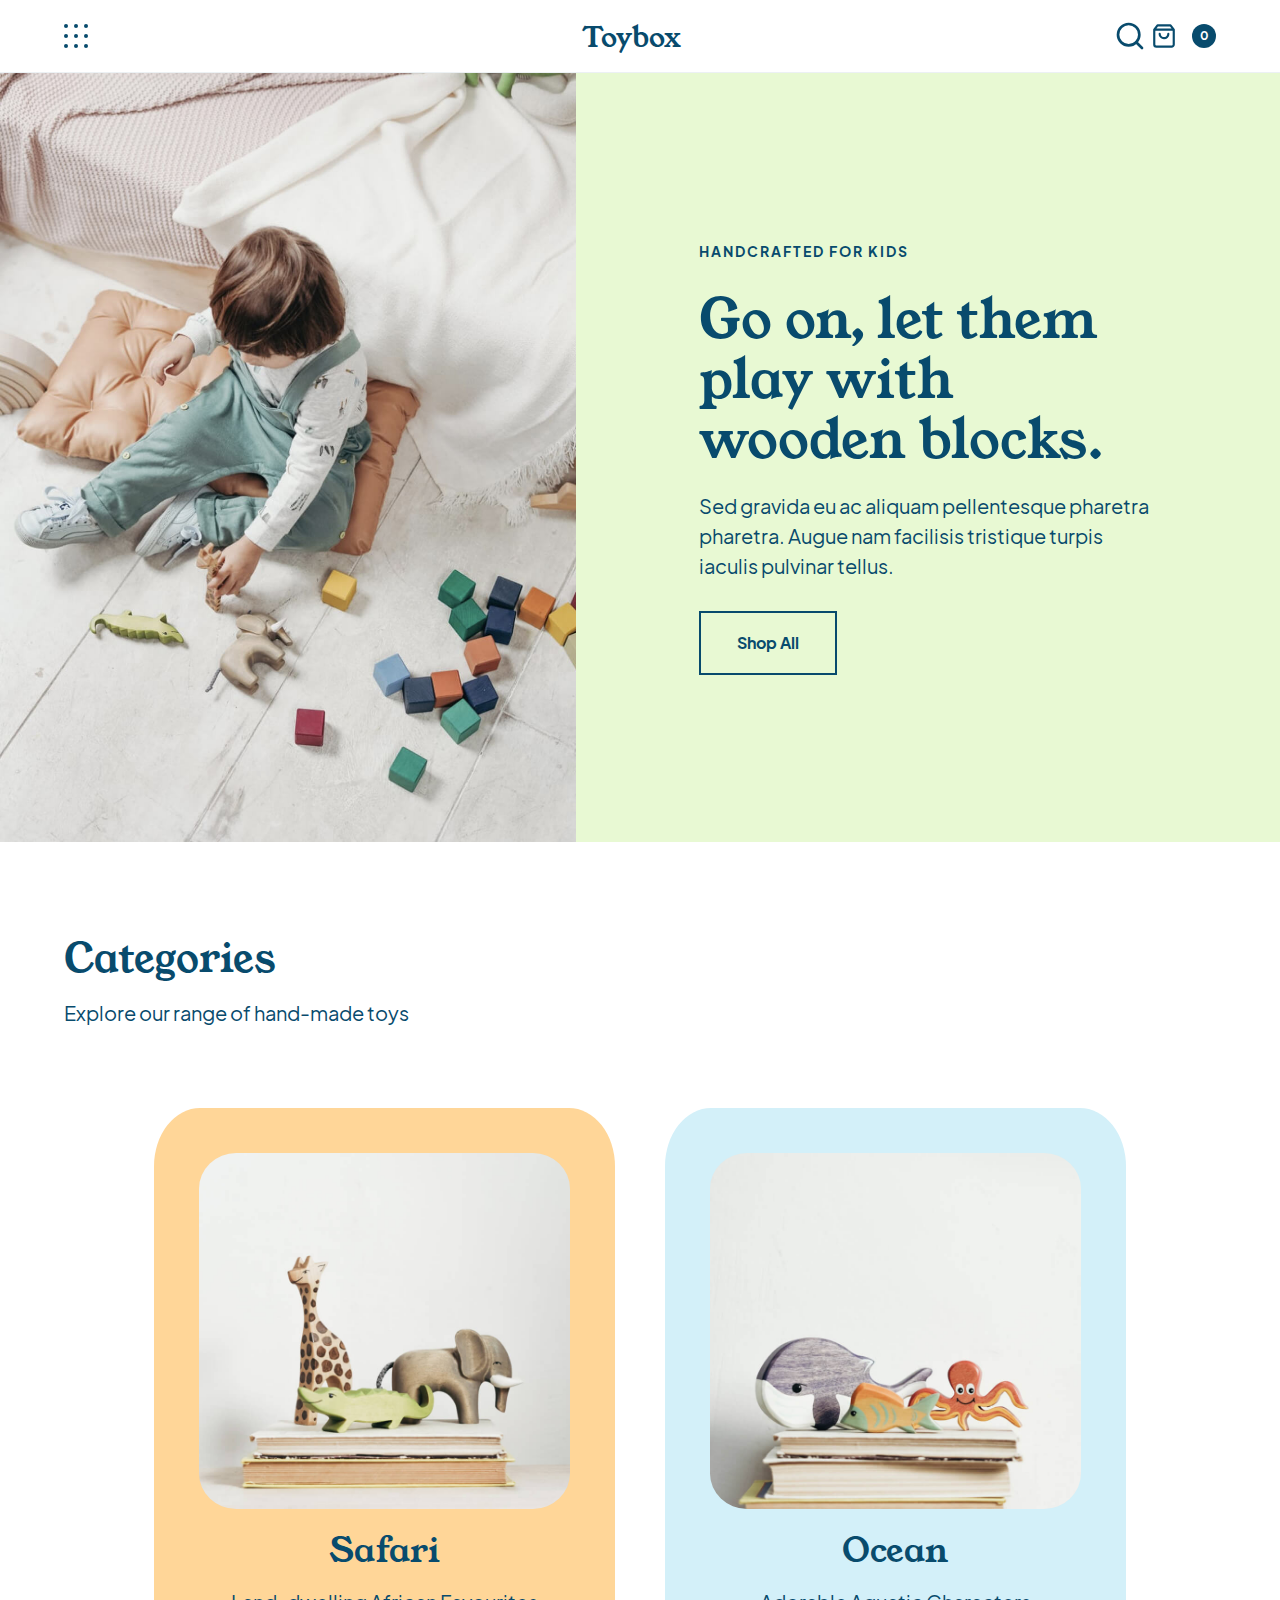
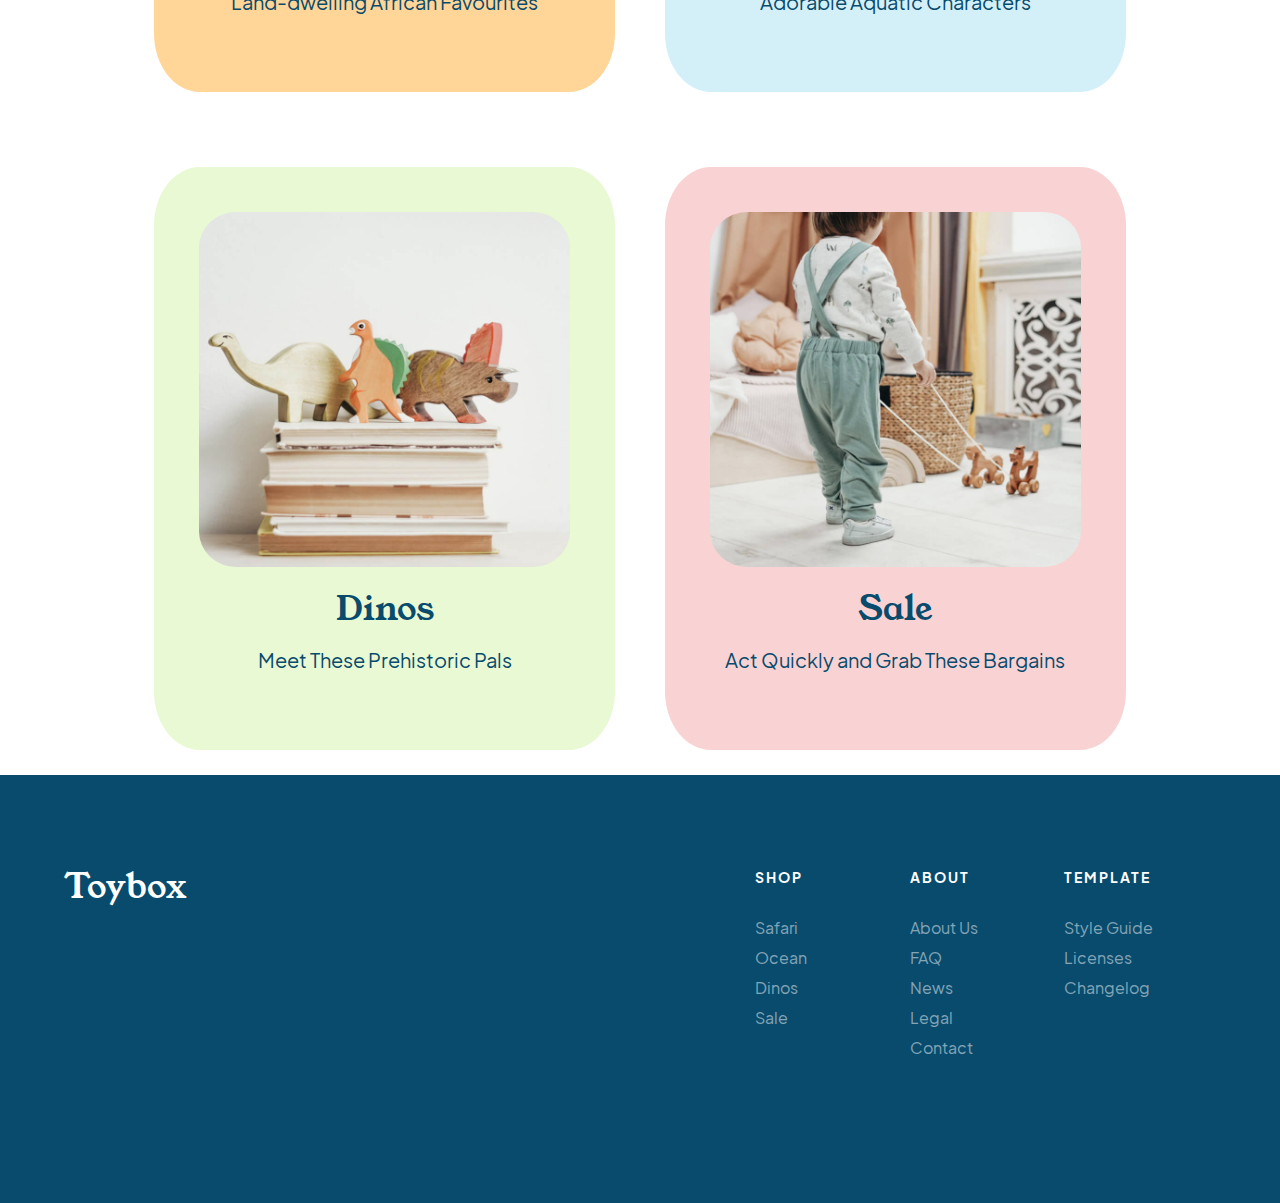
<file: index.html>
<!DOCTYPE html>
<html lang="en">
<head>
    <meta charset="UTF-8">
    <meta http-equiv="X-UA-Compatible" content="IE=edge">
    <meta name="viewport" content="width=device-width, initial-scale=1.0">
    <title>STARTER - Toybox Homepage</title>

    <link rel="stylesheet" href="./styles/styles.css">


</head>
<body>
    
    <a href="#mainContent" class="skip-link">Skip to main content.</a>

    <nav class="navBar">
        <div class="wrapper">

            <button class="menuIcon">
                <img src="./assets/menu-button.svg" alt="open slide-out navigation" class="menuIcon">
            </button>

            <!-- homepage will not be linked to avoid needless page refresh -->
            <a href="#" class="logo">
                <h1>Toybox</h1>
            </a>

            <div class="searchCart">

                <button class="menuIcon">
                    <img src="./assets/search.svg" alt="search icon" class="searchIcon">
                </button>
    
                <a href="#" class="bag">
                    <img src="./assets/shop-bag.svg" alt="shopping bag icon" class="bagIcon">
                </a>

                <div class="counter">
                    <p class="smallCopy">0</p>
                </div> <!-- .counter END -->
            </div> <!-- .searchCart END -->

        </div> <!-- .wrapper END -->
    </nav> <!-- .navBar END -->

    <header>
        <div class="headerImgContainer wrapper">
            <img src="./assets/header-image.jpg"
                alt="A child in overalls playing with colourful wooden blocks on the floor">
        </div>

        <div class="headerContent wrapper">
            <div class="contentContainer">
                <h5>Handcrafted for kids</h5>
                <h3>Go on, let them play with wooden blocks.</h3>
                <p>Sed gravida eu ac aliquam pellentesque pharetra pharetra. Augue nam facilisis tristique turpis iaculis
                    pulvinar tellus.</p>
                <a href="./shop.html" class="button">Shop All</a>
            </div>
        </div>
    </header>
    
    <main id="mainContent">
        <section class="categories" id="categories">
            <div class="wrapper">
                <h2>Categories</h2>
                <p>Explore our range of hand-made toys</p>
                <ul class="categoryGallery">
                    <li class="items itemOne">
                        <a href="">
                            <img src="./assets/safari-trio.jpg" alt="Hand-carved safari animal toys">
                            <h4>Safari</h4>
                            <p>Land-dwelling African Favourites</p>
                        </a>
                    </li>
                    <li class="items itemTwo">
                        <a href="">
                            <img src="./assets/ocean-trio.jpg" alt="A collection of ocean-themed animal toys">
                            <h4>Ocean</h4>
                            <p>Adorable Aquatic Characters</p>
                        </a>
                    </li>
                    <li class="items itemThree">
                        <a href="">
                            <img src="./assets/dino-trio.jpg" alt="Hand-carved dinosaur toys for kids">
                            <h4>Dinos</h4>
                            <p>Meet These Prehistoric Pals</p>
                        </a>
                    </li>
                    <li class="items itemFour">
                        <a href="">
                            <img src="./assets/sale.jpg" alt="A toddler pulling two wooden animals on wheels">
                            <h4>Sale</h4>
                            <p>Act Quickly and Grab These Bargains</p>
                        </a>
                    </li>
                </ul> <!-- .categoryGallery END-->
            </div> <!-- .wrapper END-->
        </section> <!-- .categories END-->
    </main>

    <footer id="footer">
        <div class="wrapper">
            <div class="footerFlexContainer">
                <a href="" class="logo">
                    <h4>Toybox</h4>
                </a>

                <div class="footerNav">
                    <nav>
                        <ul class="footerShop">
                            <li>
                                <!-- discuss with designer whether nav menu headings should be links -->
                                <h5>Shop</h5>
                            </li>
                            <li>
                                <a href="">Safari</a>
                            </li>
                            <li>
                                <a href="">Ocean</a>
                            </li>
                            <li>
                                <a href="">Dinos</a>
                            </li>
                            <li>
                                <a href="">Sale</a>
                            </li>
                        </ul>

                        <ul class="footerAbout">
                            <li>
                                <h5>About</h5>
                            </li>
                            <li>
                                <a href="">About Us</a>
                            </li>
                            <li>
                                <a href="">FAQ</a>
                            </li>
                            <li>
                                <a href="">News</a>
                            </li>
                            <li>
                                <a href="">Legal</a>
                            </li>
                            <li>
                                <a href="">Contact</a>
                            </li>
                        </ul>

                        <ul class="footerTemp">
                            <li>
                                <h5>Template</h5>
                            </li>
                            <li>
                                <a href="">Style Guide</a>
                            </li>
                            <li>
                                <a href="">Licenses</a>
                            </li>
                            <li>
                                <a href="">Changelog</a>
                            </li>
                        </ul>
                    </nav>
                </div> <!-- .footerNav END -->
            </div> <!-- .footerFlexContainer END-->
        </div> <!-- .wrapper END-->
    </footer>

</body>
</html>
</file>
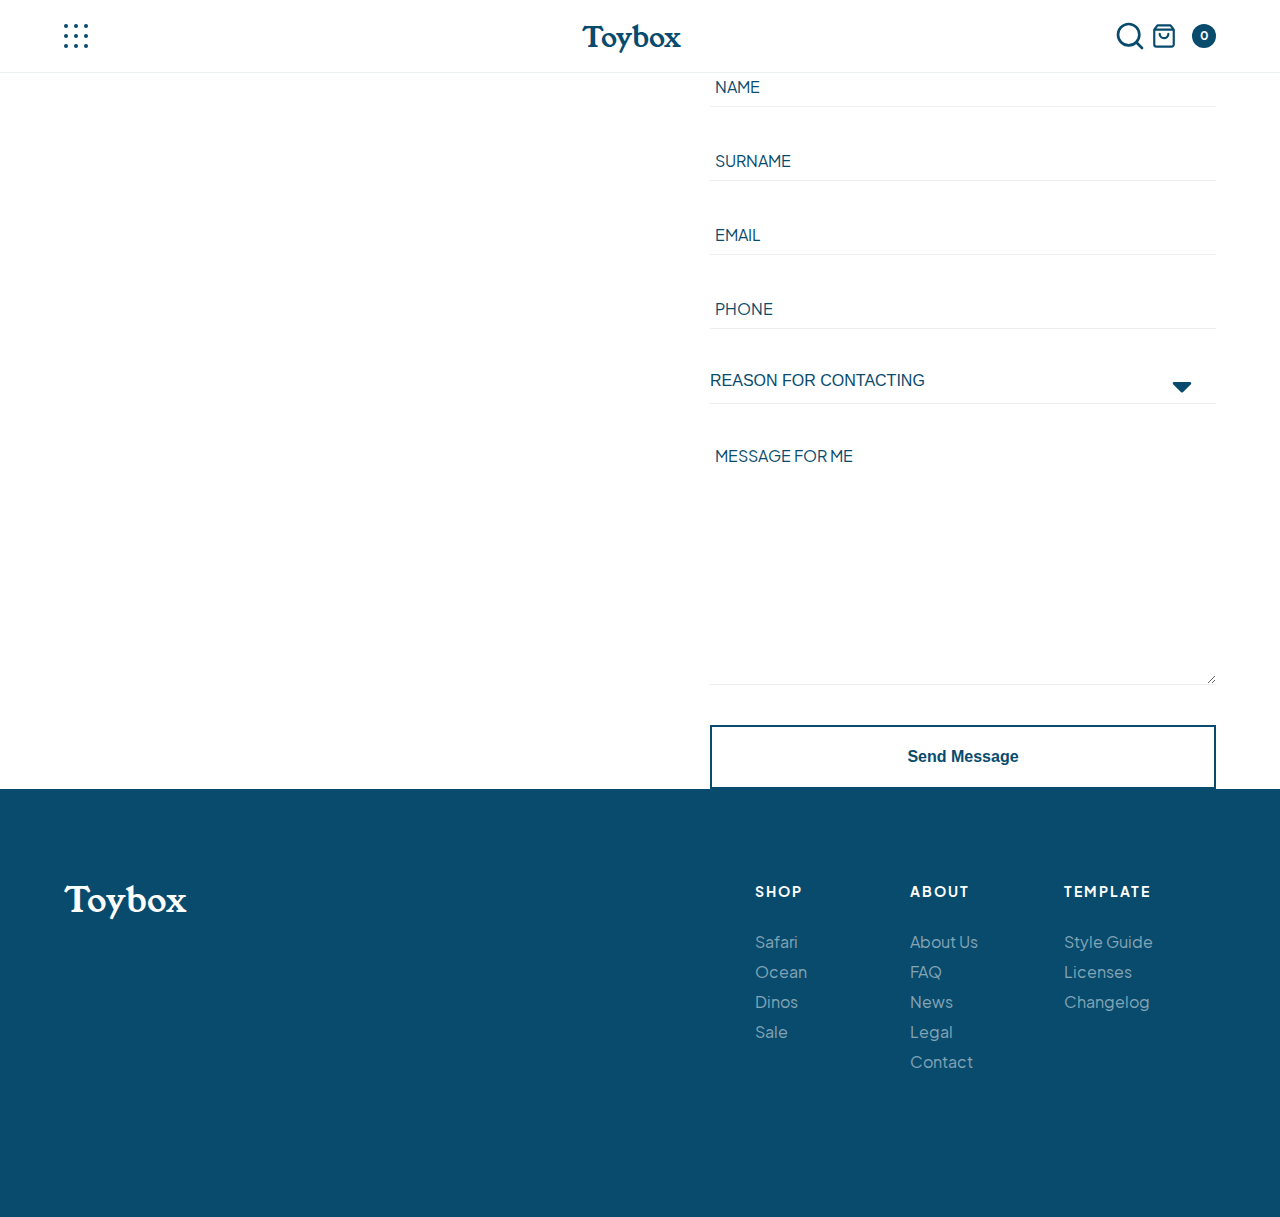
<file: contact.html>
<!DOCTYPE html>
<html lang="en">

<head>
    <meta charset="UTF-8">
    <meta http-equiv="X-UA-Compatible" content="IE=edge">
    <meta name="viewport" content="width=device-width, initial-scale=1.0">
    <title>Contact Page - Toybox</title>

    <link rel="stylesheet" href="./styles/styles.css">
</head>

<body>
    <a href="#contactMainContent" class="skip-link">Skip to main content.</a>

    <nav class="navBar">
        <div class="wrapper">

            <button class="menuIcon">
                <img src="./assets/menu-button.svg" alt="open slide-out navigation" class="menuIcon">
            </button>

            <a href="./index.html" class="logo">
                <h1>Toybox<span class="sr-only"> - Shop page</span></h1>
            </a>

            <div class="searchCart">

                <button class="menuIcon">
                    <img src="./assets/search.svg" alt="search icon" class="searchIcon">
                </button>

                <a href="#" class="bag">
                    <img src="./assets/shop-bag.svg" alt="shopping bag icon" class="bagIcon">
                </a>

                <div class="counter">
                    <p class="smallCopy">0</p>
                </div>
            </div>

        </div>
    </nav>

    <main id="contactMainContent" class="contactMainContent">
        <section class="mapForm">
            <div class="wrapper">
                <div class="mapContainer">
                    <iframe
                        src="https://www.google.com/maps/embed?pb=!1m18!1m12!1m3!1d1443.4931464883884!2d-79.39833592725162!3d43.648453521683145!2m3!1f0!2f0!3f0!3m2!1i1024!2i768!4f13.1!3m3!1m2!1s0x882b34dc87fa67bd%3A0xe172d8fcbe1c5997!2sJuno%20College%20of%20Technology%20(formerly%20HackerYou)!5e0!3m2!1sen!2sca!4v1651180901842!5m2!1sen!2sca"
                        width="600" height="450" style="border:0;" allowfullscreen="" loading="lazy"
                        referrerpolicy="no-referrer-when-downgrade"></iframe>
                </div>

                <div class="formContainer">
                    <form action="#" method="POST" class="contactForm" name="contactForm">
                        <label for="name" class="sr-only">Name</label>
                        <input type="text" id="name" placeholder="Name">
                    
                        <label for="surname" class="sr-only">Surname</label>
                        <input type="text" id="surname" placeholder="Surname">
                    
                        <label for="email" class="sr-only">Email</label>
                        <input type="email" id="email" placeholder="Email">
                    
                        <label for="phone" class="sr-only">Phone</label>
                        <input type="tel" id="phone" placeholder="Phone">
                    
                        <select name="reason" id="reason">
                            <option value="initial" disabled selected>Reason for contacting</option>
                            <option value="refund">Refund request</option>
                            <option value="status">Order status update</option>
                            <option value="praise">Praise!</option>
                            <option value="complaint">General concerns</option>
                        </select>
                    
                        <label for="message" class="sr-only">Message for me</label>
                        <textarea name="message" id="message" cols="30" rows="10" placeholder="Message for me"></textarea>
                    
                        <button>Send Message</button>
                    </form>
                </div>
            </div>
        </section>
    </main>

    <footer id="footer">
        <div class="wrapper">
            <div class="footerFlexContainer">
                <a href="./index.html" class="logo">
                    <h4>Toybox</h4>
                </a>

                <div class="footerNav">
                    <nav>
                        <ul class="footerShop">
                            <li>
                                <h5>Shop</h5>
                            </li>
                            <li>
                                <a href="">Safari</a>
                            </li>
                            <li>
                                <a href="">Ocean</a>
                            </li>
                            <li>
                                <a href="">Dinos</a>
                            </li>
                            <li>
                                <a href="">Sale</a>
                            </li>
                        </ul>

                        <ul class="footerAbout">
                            <li>
                                <h5>About</h5>
                            </li>
                            <li>
                                <a href="">About Us</a>
                            </li>
                            <li>
                                <a href="">FAQ</a>
                            </li>
                            <li>
                                <a href="">News</a>
                            </li>
                            <li>
                                <a href="">Legal</a>
                            </li>
                            <li>
                                <a href="">Contact</a>
                            </li>
                        </ul>

                        <ul class="footerTemp">
                            <li>
                                <h5>Template</h5>
                            </li>
                            <li>
                                <a href="">Style Guide</a>
                            </li>
                            <li>
                                <a href="">Licenses</a>
                            </li>
                            <li>
                                <a href="">Changelog</a>
                            </li>
                        </ul>
                    </nav>
                </div>
            </div>
        </div>
    </footer>

</body>

</html>
</file>
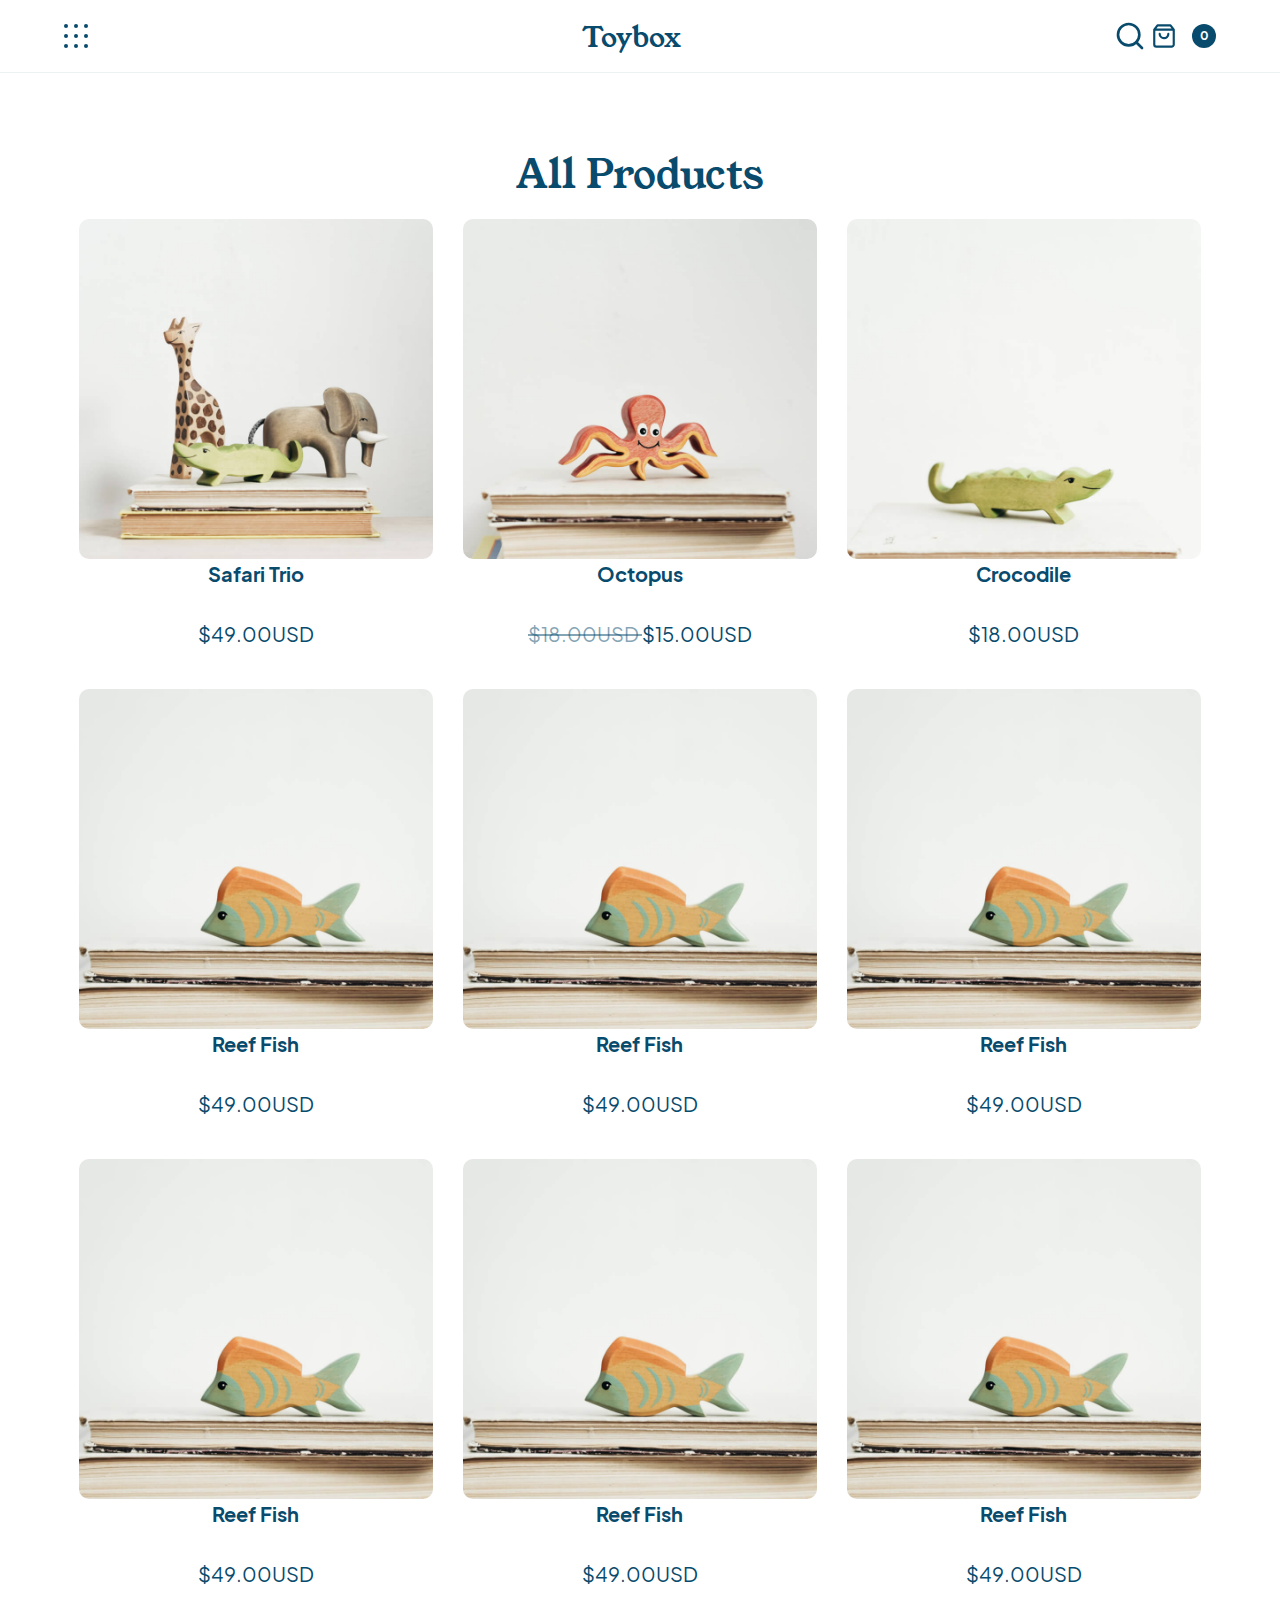
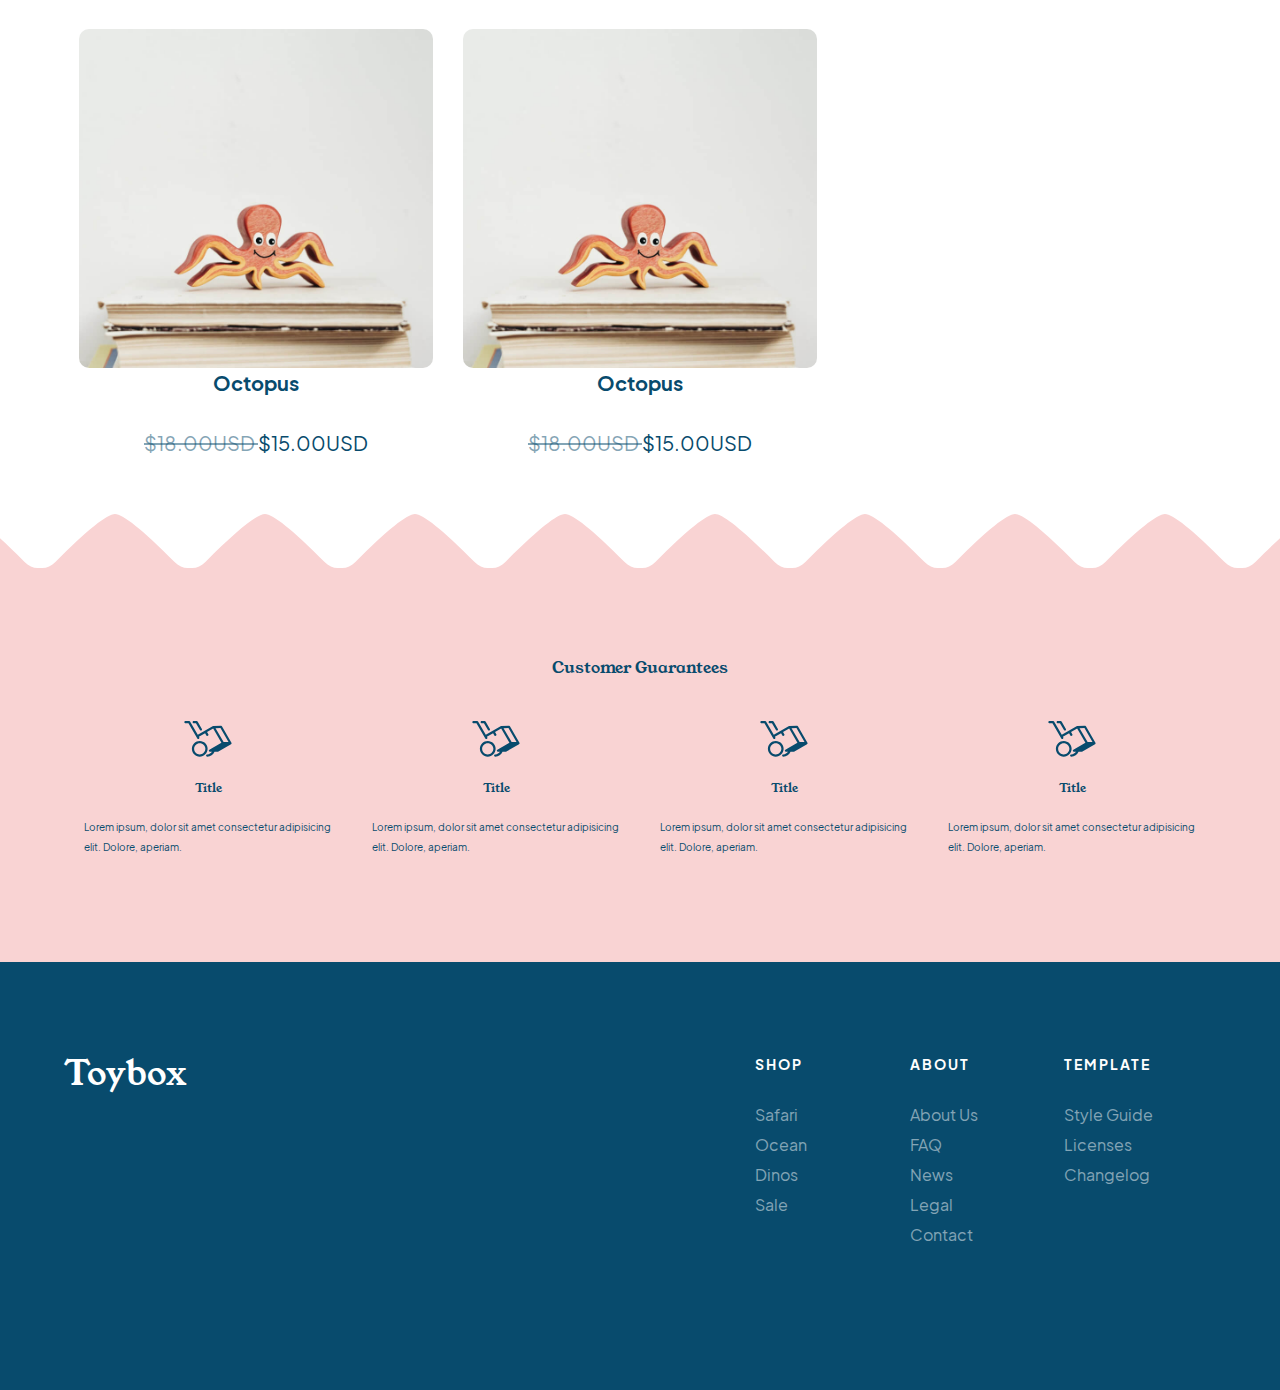
<file: shop.html>
<!DOCTYPE html>
<html lang="en">
<head>
    <meta charset="UTF-8">
    <meta http-equiv="X-UA-Compatible" content="IE=edge">
    <meta name="viewport" content="width=device-width, initial-scale=1.0">
    <title>Shop Page - Toybox</title>

    <link rel="stylesheet" href="./styles/styles.css">
</head>
<body>
    <a href="#productsMainContent" class="skip-link">Skip to main content.</a>
    
    <nav class="navBar">
        <div class="wrapper">
    
            <button class="menuIcon">
                <img src="./assets/menu-button.svg" alt="open slide-out navigation" class="menuIcon">
            </button>
    
            <a href="./index.html" class="logo">
                <h1>Toybox<span class="sr-only"> - Shop page</span></h1>
            </a>
    
            <div class="searchCart">
    
                <button class="menuIcon">
                    <img src="./assets/search.svg" alt="search icon" class="searchIcon">
                </button>
    
                <a href="#" class="bag">
                    <img src="./assets/shop-bag.svg" alt="shopping bag icon" class="bagIcon">
                </a>
    
                <div class="counter">
                    <p class="smallCopy">0</p>
                </div>
            </div> 
    
        </div> 
    </nav> 

    <!--emmet: main#productsMainContent>div.wrapper>ul.products>li*11>a>img[src=./assets/]+h3+p.price -->

<main id="productsMainContent" class="productsMainContent">
    <section class="allProducts">
    <div class="wrapper">
        <h2>All Products</h2>
        <ul class="products">
            <li>
                <a href="">
                    <img src="./assets/safari-trio.jpg" alt="Hand-carved safari animal toys">
                    <!-- PLSFIXTHIS: popularProduct <p> should perhaps be updated to be an h3 -->
                    <!-- if element remains a <p> tag, nest <strong> element within the paragraphs -->
                    <p class="popularProduct">Safari Trio</p>
                    <p class="price">$49.00USD</p>
                </a>
            </li>
            <li>
                <a href="">
                    <img src="./assets/octopus.jpg" alt="Wooden toy octopus">
                    <p class="popularProduct">Octopus</p>
                    <p class="price discountedPrice">$18.00USD <span>$15.00USD</span></p>
                </a>
            </li>
            <li>
                <a href="">
                    <img src="./assets/crocodile.jpg" alt="Wooden toy crocodile">
                    <p class="popularProduct">Crocodile</p>
                    <p class="price">$18.00USD</p>
                </a>
            </li>
            <li>
                <a href="">
                    <img src="./assets/reef-fish.jpg" alt="Hand-carved reef fish toy">
                    <p class="popularProduct">Reef Fish</p>
                    <p class="price">$49.00USD</p>
                </a>
            </li>
            <li>
                <a href="">
                    <img src="./assets/reef-fish.jpg" alt="Hand-carved reef fish toy">
                    <p class="popularProduct">Reef Fish</p>
                    <p class="price">$49.00USD</p>
                </a>
            </li>
            <li>
                <a href="">
                    <img src="./assets/reef-fish.jpg" alt="Hand-carved reef fish toy">
                    <p class="popularProduct">Reef Fish</p>
                    <p class="price">$49.00USD</p>
                </a>
            </li>
            <li>
                <a href="">
                    <img src="./assets/reef-fish.jpg" alt="Hand-carved reef fish toy">
                    <p class="popularProduct">Reef Fish</p>
                    <p class="price">$49.00USD</p>
                </a>
            </li>
            <li>
                <a href="">
                    <img src="./assets/reef-fish.jpg" alt="Hand-carved reef fish toy">
                    <p class="popularProduct">Reef Fish</p>
                    <p class="price">$49.00USD</p>
                </a>
            </li>
            <li>
                <a href="">
                    <img src="./assets/reef-fish.jpg" alt="Hand-carved reef fish toy">
                    <p class="popularProduct">Reef Fish</p>
                    <p class="price">$49.00USD</p>
                </a>
            </li>
            <li>
                <a href="">
                    <img src="./assets/octopus.jpg" alt="Wooden toy octopus">
                    <p class="popularProduct">Octopus</p>
                    <p class="price discountedPrice">$18.00USD <span>$15.00USD</span></p>
                </a>
            </li>
            <li>
                <a href="">
                    <img src="./assets/octopus.jpg" alt="Wooden toy octopus">
                    <p class="popularProduct">Octopus</p>
                    <p class="price discountedPrice">$18.00USD <span>$15.00USD</span></p>
                </a>
            </li>
        </ul>
    </div>
    </section>

    <!-- emmet: section.guarantees>div.wrapper>h2{Customer Guarantees}+ul>li*4>img[src=./assets/]+h3{Title}+p{Lorem ipsum, dolor sit amet consectetur adipisicing elit. Dolore, aperiam.} -->

    <section class="guarantees">
        <div class="wrapper">
            <h2>Customer Guarantees</h2>
            <ul>
                <li>
                    <img src="./assets/dolly.svg" alt="">
                    <h3>Title</h3>
                    <p>Lorem ipsum, dolor sit amet consectetur adipisicing elit. Dolore, aperiam.</p>
                </li>
                <li>
                    <img src="./assets/dolly.svg" alt="">
                    <h3>Title</h3>
                    <p>Lorem ipsum, dolor sit amet consectetur adipisicing elit. Dolore, aperiam.</p>
                </li>
                <li>
                    <img src="./assets/dolly.svg" alt="">
                    <h3>Title</h3>
                    <p>Lorem ipsum, dolor sit amet consectetur adipisicing elit. Dolore, aperiam.</p>
                </li>
                <li>
                    <img src="./assets/dolly.svg" alt="">
                    <h3>Title</h3>
                    <p>Lorem ipsum, dolor sit amet consectetur adipisicing elit. Dolore, aperiam.</p>
                </li>
            </ul>
        </div>
    </section>
</main>



    <footer id="footer">
        <div class="wrapper">
            <div class="footerFlexContainer">
                <a href="./index.html" class="logo">
                        <h4>Toybox</h4>
                </a>
        
                <div class="footerNav">
                    <nav>
                        <ul class="footerShop">
                                <li>
                                    <h5>Shop</h5>
                                </li>
                                <li>
                                    <a href="">Safari</a>
                                </li>
                                <li>
                                    <a href="">Ocean</a>
                                </li>
                                <li>
                                    <a href="">Dinos</a>
                                </li>
                                <li>
                                    <a href="">Sale</a>
                                </li>
                        </ul>
        
                        <ul class="footerAbout">
                                <li>
                                    <h5>About</h5>
                                </li>
                                <li>
                                    <a href="">About Us</a>
                                </li>
                                <li>
                                    <a href="">FAQ</a>
                                </li>
                                <li>
                                    <a href="">News</a>
                                </li>
                                <li>
                                    <a href="">Legal</a>
                                </li>
                                <li>
                                    <a href="">Contact</a>
                                </li>
                        </ul>
        
                        <ul class="footerTemp">
                                <li>
                                    <h5>Template</h5>
                                </li>
                                <li>
                                    <a href="">Style Guide</a>
                                </li>
                                <li>
                                    <a href="">Licenses</a>
                                </li>
                                <li>
                                    <a href="">Changelog</a>
                                </li>
                        </ul>
                    </nav>
                </div> 
            </div>
        </div> 
    </footer>

</body>
</html>
</file>
<file: styles/styles.css>
/* _variables.scss */
/* site fonts */
/* if we set our root element font-size to 125%, then 1 rem = 20px */
/* site colours */
html {
  line-height: 1.15;
  -ms-text-size-adjust: 100%;
  -webkit-text-size-adjust: 100%;
}

body {
  margin: 0;
}

article, aside, footer, header, nav, section {
  display: block;
}

h1 {
  font-size: 2em;
  margin: 0.67em 0;
}

figcaption, figure, main {
  display: block;
}

figure {
  margin: 1em 40px;
}

hr {
  -webkit-box-sizing: content-box;
          box-sizing: content-box;
  height: 0;
  overflow: visible;
}

pre {
  font-family: monospace, monospace;
  font-size: 1em;
}

a {
  background-color: transparent;
  -webkit-text-decoration-skip: objects;
}

abbr[title] {
  border-bottom: none;
  text-decoration: underline;
  -webkit-text-decoration: underline dotted;
          text-decoration: underline dotted;
}

b, strong {
  font-weight: inherit;
}

b, strong {
  font-weight: bolder;
}

code, kbd, samp {
  font-family: monospace, monospace;
  font-size: 1em;
}

dfn {
  font-style: italic;
}

mark {
  background-color: #ff0;
  color: #000;
}

small {
  font-size: 80%;
}

sub, sup {
  font-size: 75%;
  line-height: 0;
  position: relative;
  vertical-align: baseline;
}

sub {
  bottom: -0.25em;
}

sup {
  top: -0.5em;
}

audio, video {
  display: inline-block;
}

audio:not([controls]) {
  display: none;
  height: 0;
}

img {
  border-style: none;
}

svg:not(:root) {
  overflow: hidden;
}

button, input, optgroup, select, textarea {
  font-family: sans-serif;
  font-size: 100%;
  line-height: 1.15;
  margin: 0;
}

button, input {
  overflow: visible;
}

button, select {
  text-transform: none;
}

button, html [type=button], [type=reset], [type=submit] {
  -webkit-appearance: button;
}

button::-moz-focus-inner, [type=button]::-moz-focus-inner, [type=reset]::-moz-focus-inner, [type=submit]::-moz-focus-inner {
  border-style: none;
  padding: 0;
}

button:-moz-focusring, [type=button]:-moz-focusring, [type=reset]:-moz-focusring, [type=submit]:-moz-focusring {
  outline: 1px dotted ButtonText;
}

fieldset {
  padding: 0.35em 0.75em 0.625em;
}

legend {
  -webkit-box-sizing: border-box;
          box-sizing: border-box;
  color: inherit;
  display: table;
  max-width: 100%;
  padding: 0;
  white-space: normal;
}

progress {
  display: inline-block;
  vertical-align: baseline;
}

textarea {
  overflow: auto;
}

[type=checkbox], [type=radio] {
  -webkit-box-sizing: border-box;
          box-sizing: border-box;
  padding: 0;
}

[type=number]::-webkit-inner-spin-button, [type=number]::-webkit-outer-spin-button {
  height: auto;
}

[type=search] {
  -webkit-appearance: textfield;
  outline-offset: -2px;
}

[type=search]::-webkit-search-cancel-button, [type=search]::-webkit-search-decoration {
  -webkit-appearance: none;
}

::-webkit-file-upload-button {
  -webkit-appearance: button;
  font: inherit;
}

details, menu {
  display: block;
}

summary {
  display: list-item;
}

canvas {
  display: inline-block;
}

template {
  display: none;
}

[hidden] {
  display: none;
}

.clearfix:after {
  visibility: hidden;
  display: block;
  font-size: 0;
  content: "";
  clear: both;
  height: 0;
}

html {
  -webkit-box-sizing: border-box;
  box-sizing: border-box;
}

*, *:before, *:after {
  -webkit-box-sizing: inherit;
          box-sizing: inherit;
}

.sr-only {
  position: absolute;
  width: 1px;
  height: 1px;
  margin: -1px;
  border: 0;
  padding: 0;
  white-space: nowrap;
  -webkit-clip-path: inset(100%);
          clip-path: inset(100%);
  clip: rect(0 0 0 0);
  overflow: hidden;
}

.skip-link {
  position: absolute;
  left: -1000px;
  top: 5px;
  z-index: 999;
  background: white;
  color: black;
}

.skip-link:focus {
  left: 0;
}

/* _typography.scss */
/* import Jakarta Sans font */
@font-face {
  font-family: "Jakarta Sans";
  src: url("../fonts/PlusJakarta_Sans-2.5/webfonts/PlusJakartaSans-Regular.woff"), url("../fonts/PlusJakarta_Sans-2.5/static/PlusJakartaSans-Regular.ttf"), url("../fonts/PlusJakarta_Sans-2.5/webfonts/PlusJakartaSans-Regular.woff2");
  font-weight: normal;
}
/* import Jakarta Sans font in bold */
@font-face {
  font-family: "Jakarta Sans";
  src: url("../fonts/PlusJakarta_Sans-2.5/webfonts/PlusJakartaSans-Bold.woff"), url(../fonts/PlusJakarta_Sans-2.5/webfonts/PlusJakartaSans-Bold.woff2), url(../fonts/PlusJakarta_Sans-2.5/static/PlusJakartaSans-Bold.ttf);
  font-weight: bold;
}
/* import Young Serif font */
@font-face {
  font-family: "Young Serif";
  src: url("../fonts/youngserif/YoungSerif-Regular.otf");
}
/* _typography.scss */
html {
  font-size: 125%;
}

body {
  font-family: "Jakarta Sans";
  font-size: 1rem;
  color: #084b6d;
}

h1,
h2,
h3,
h4,
blockquote {
  font-family: "Young Serif";
  font-weight: normal;
  color: #084b6d;
  margin: 0;
}

h1 {
  font-size: 1.4rem;
}

h2 {
  font-size: 2rem;
  line-height: 2.4rem;
  margin-bottom: 18px;
}

h3 {
  font-size: 2.7rem;
  line-height: 3rem;
  margin-bottom: 24px;
}

h4 {
  font-size: 1.7rem;
  line-height: 2rem;
  margin-bottom: 18px;
}

h5 {
  font-size: 0.7rem;
  font-weight: bold;
  line-height: 1.2rem;
  letter-spacing: 0.1rem;
  text-transform: uppercase;
  margin: 0 0 24px 0;
}

p {
  line-height: 1.5rem;
  margin: 0 0 30px 0;
}
p.smallCopy {
  font-size: 0.6rem;
  line-height: 1.2rem;
  font-weight: bold;
  margin: 0;
}

ul,
li,
a,
input {
  padding: 0;
  margin: 0;
}

ul {
  list-style: none;
}

a {
  text-decoration: none;
  color: inherit;
  cursor: pointer;
  -webkit-transition: 0.3s;
  transition: 0.3s;
}

/* _baseStyles.scss */
.wrapper {
  max-width: 1260px;
  width: 90%;
  margin: 0 auto;
}

/* _baseStyles.scss */
button {
  color: #084b6d;
  background-color: transparent;
  padding: 18px 36px;
  border: 2px solid #084b6d;
  font-size: 0.8rem;
  font-weight: bold;
  line-height: 1.2rem;
  text-align: center;
  cursor: pointer;
  -webkit-transition: 0.3s;
  transition: 0.3s;
  /* style the button in the main nav menu to look just like an icon */
}
button:hover {
  background-color: #084b6d;
  color: #fff;
}
button:focus {
  background-color: #084b6d;
  color: #fff;
}
button.secondary {
  background-color: transparent;
  border-color: #fff;
  color: #fff;
  padding: 8px 12px;
}
button.secondary:hover {
  background-color: #fff;
  color: #084b6d;
}
button.secondary:focus {
  background-color: #fff;
  color: #084b6d;
}
button.solid {
  color: #fff;
  background-color: #084b6d;
}
button.solid:hover {
  color: #084b6d;
  background-color: #fff;
}
button.menuIcon {
  display: inherit;
  padding: 0;
  border: none;
}
button.menuIcon:hover {
  background-color: transparent;
}
button.menuIcon:focus {
  background-color: transparent;
}

a {
  display: inline-block;
}
a.button {
  color: #084b6d;
  background-color: transparent;
  padding: 18px 36px;
  border: 2px solid #084b6d;
  font-size: 0.8rem;
  font-weight: bold;
  line-height: 1.2rem;
  text-align: center;
  -webkit-transition: 0.3s;
  transition: 0.3s;
}
a.button:hover {
  background-color: #084b6d;
  color: #fff;
}
a.button:focus {
  background-color: #084b6d;
  color: #fff;
}

img {
  max-width: 100%;
  display: block;
}

/* _nav.scss */
.navBar {
  position: sticky;
  top: 0;
  z-index: 10;
  border-bottom: 1px solid rgba(8, 75, 109, 0.08);
  background-color: #fff;
}
.navBar .wrapper {
  display: -webkit-box;
  display: -ms-flexbox;
  display: flex;
  -webkit-box-pack: justify;
      -ms-flex-pack: justify;
          justify-content: space-between;
  padding: 20px 0;
}
.navBar .searchCart {
  display: -webkit-box;
  display: -ms-flexbox;
  display: flex;
}
.navBar .searchCart .searchIcon,
.navBar .searchCart .bag {
  margin-right: 15px;
}
.navBar a {
  display: -webkit-box;
  display: -ms-flexbox;
  display: flex;
}
.navBar .logo {
  margin-left: 60px;
}
.navBar .counter {
  display: -webkit-box;
  display: -ms-flexbox;
  display: flex;
  -webkit-box-align: center;
      -ms-flex-align: center;
          align-items: center;
}
.navBar .counter p {
  width: 24px;
  height: 24px;
  background-color: #084b6d;
  color: #fff;
  text-align: center;
  border-radius: 50%;
}

/* _header.scss */
header {
  background-color: #e8f9d3;
  margin-bottom: 90px;
  display: -webkit-box;
  display: -ms-flexbox;
  display: flex;
  -webkit-box-align: center;
      -ms-flex-align: center;
          align-items: center;
  -ms-flex-wrap: wrap;
      flex-wrap: wrap;
}
header .headerImgContainer {
  width: 45%;
}
header .headerImgContainer img {
  max-width: 100%;
  display: block;
}
header .headerContent {
  width: 55%;
  color: #084b6d;
}
header .headerContent .contentContainer {
  margin: 0 auto;
  width: 65%;
}

/* _sections.scss */
.categoryGallery {
  display: -webkit-box;
  display: -ms-flexbox;
  display: flex;
  -webkit-box-pack: center;
      -ms-flex-pack: center;
          justify-content: center;
  -ms-flex-wrap: wrap;
      flex-wrap: wrap;
  text-align: center;
  width: 100%;
}
.categoryGallery .items {
  padding: 45px;
  margin: 50px 25px 25px;
  border-radius: 10%;
  width: 40%;
  display: -webkit-box;
  display: -ms-flexbox;
  display: flex;
  -webkit-box-orient: vertical;
  -webkit-box-direction: normal;
      -ms-flex-direction: column;
          flex-direction: column;
  -webkit-box-align: center;
      -ms-flex-align: center;
          align-items: center;
}
.categoryGallery .items img {
  width: 100%;
  border-radius: 10%;
  margin: 0 auto 20px auto;
}
.categoryGallery .itemOne {
  background-color: #ffd698;
}
.categoryGallery .itemTwo {
  background-color: #d3f0f9;
}
.categoryGallery .itemThree {
  background-color: #e8f9d3;
}
.categoryGallery .itemFour {
  background-color: #f9d3d3;
}

.productsMainContent section {
  padding: 75px 0;
}
.productsMainContent h2 {
  text-align: center;
}
.productsMainContent .products {
  display: -webkit-box;
  display: -ms-flexbox;
  display: flex;
  -ms-flex-wrap: wrap;
      flex-wrap: wrap;
}
.productsMainContent .products li {
  -ms-flex-preferred-size: calc(33.3333333333% - 30px);
      flex-basis: calc(33.3333333333% - 30px);
  margin: 5px 15px;
  text-align: center;
}
.productsMainContent .products img {
  border-radius: 10px;
}
.productsMainContent .popularProduct {
  font-weight: bold;
}
.productsMainContent .discountedPrice {
  text-decoration: line-through;
  color: rgba(8, 75, 109, 0.5);
}
.productsMainContent .discountedPrice span {
  display: inline-block;
  text-decoration: none;
  color: #084b6d;
}

.guarantees {
  background-color: #f9d3d3;
  position: relative;
}
.guarantees h2 {
  font-size: 0.8rem;
}
.guarantees h3 {
  font-size: 0.6rem;
  margin: 0;
}
.guarantees p {
  font-size: 0.5rem;
  line-height: 1rem;
}
.guarantees::before {
  content: "";
  background-image: url(../assets/wave-3.svg);
  background-color: #f9d3d3;
  background-position: top center;
  background-size: 1500px 60px;
  background-repeat: repeat-x;
  position: absolute;
  height: 3rem;
  left: 0;
  right: 0;
  top: -60px;
}
.guarantees ul {
  display: -webkit-box;
  display: -ms-flexbox;
  display: flex;
}
.guarantees ul li {
  margin: 0 20px;
  width: calc(25% - 40px);
  display: -webkit-box;
  display: -ms-flexbox;
  display: flex;
  -webkit-box-orient: vertical;
  -webkit-box-direction: normal;
      -ms-flex-direction: column;
          flex-direction: column;
  -webkit-box-align: center;
      -ms-flex-align: center;
          align-items: center;
}

.mapForm .wrapper {
  display: -webkit-box;
  display: -ms-flexbox;
  display: flex;
  -ms-flex-wrap: wrap;
      flex-wrap: wrap;
}
.mapForm .wrapper .mapContainer {
  width: 50%;
}
.mapForm .wrapper iframe {
  width: 100%;
}
.mapForm .wrapper .formContainer {
  width: calc(50% - 70px);
  margin-left: 70px;
}
.mapForm .wrapper .formContainer form {
  display: -webkit-box;
  display: -ms-flexbox;
  display: flex;
  -webkit-box-orient: vertical;
  -webkit-box-direction: normal;
      -ms-flex-direction: column;
          flex-direction: column;
}
.mapForm .wrapper .formContainer form input, .mapForm .wrapper .formContainer form textarea {
  padding: 0 0 10px 5px;
  border: none;
  margin-bottom: 40px;
  color: #333;
  font-family: "Jakarta Sans";
  border-bottom: 1px solid #eee;
}
.mapForm .wrapper .formContainer form input::-webkit-input-placeholder, .mapForm .wrapper .formContainer form textarea::-webkit-input-placeholder {
  font-size: 0.8rem;
  color: #084b6d;
  opacity: 1;
  line-height: 1.2rem;
  text-transform: uppercase;
}
.mapForm .wrapper .formContainer form input::-moz-placeholder, .mapForm .wrapper .formContainer form textarea::-moz-placeholder {
  font-size: 0.8rem;
  color: #084b6d;
  opacity: 1;
  line-height: 1.2rem;
  text-transform: uppercase;
}
.mapForm .wrapper .formContainer form input:-ms-input-placeholder, .mapForm .wrapper .formContainer form textarea:-ms-input-placeholder {
  font-size: 0.8rem;
  color: #084b6d;
  opacity: 1;
  line-height: 1.2rem;
  text-transform: uppercase;
}
.mapForm .wrapper .formContainer form input::-ms-input-placeholder, .mapForm .wrapper .formContainer form textarea::-ms-input-placeholder {
  font-size: 0.8rem;
  color: #084b6d;
  opacity: 1;
  line-height: 1.2rem;
  text-transform: uppercase;
}
.mapForm .wrapper .formContainer form input::placeholder, .mapForm .wrapper .formContainer form textarea::placeholder {
  font-size: 0.8rem;
  color: #084b6d;
  opacity: 1;
  line-height: 1.2rem;
  text-transform: uppercase;
}
.mapForm .wrapper .formContainer form input textarea, .mapForm .wrapper .formContainer form textarea textarea {
  min-height: 130px;
  border: 1px solid #eee;
  border-top: none;
}
.mapForm .wrapper .formContainer form select {
  -webkit-appearance: none;
     -moz-appearance: none;
          appearance: none;
  display: block;
  color: #084b6d;
  padding: 0 0 10px 0;
  border: none;
  border-bottom: 1px solid #eee;
  border-radius: 0;
  margin-bottom: 40px;
  width: 100%;
  text-transform: uppercase;
  font-size: 0.8rem;
  line-height: 1.2rem;
  background-color: #fff;
  background-image: url(../assets/caret-down-solid.svg);
  background-repeat: no-repeat;
  background-position: 95% center;
  background-size: 20px;
}

/* _footer.scss */
footer {
  background-color: #084b6d;
  color: #fff;
  padding: 90px 0 50px 0;
}
footer .footerFlexContainer {
  display: -webkit-box;
  display: -ms-flexbox;
  display: flex;
  -webkit-box-pack: justify;
      -ms-flex-pack: justify;
          justify-content: space-between;
  margin-bottom: 90px;
}
footer .footerFlexContainer h4 {
  color: #fff;
}
footer .footerNav {
  width: 40%;
}
footer .footerNav nav {
  display: -webkit-box;
  display: -ms-flexbox;
  display: flex;
  -webkit-box-pack: justify;
      -ms-flex-pack: justify;
          justify-content: space-between;
}
footer .footerNav nav ul {
  width: 33%;
}
footer .footerNav nav a {
  color: rgba(255, 255, 255, 0.5);
  font-size: 0.8rem;
  line-height: 1.5rem;
}
footer .footerNav nav a:hover {
  color: white;
}
footer .footerNav nav a:focus {
  color: white;
}

@media (max-width: 500px) {
  .navBar .wrapper {
    -webkit-box-orient: vertical;
    -webkit-box-direction: normal;
        -ms-flex-direction: column;
            flex-direction: column;
    -webkit-box-align: center;
        -ms-flex-align: center;
            align-items: center;
  }
  .navBar .wrapper .menuIcon {
    -ms-flex-item-align: start;
        align-self: flex-start;
  }
  .navBar .wrapper > * {
    margin: 0px;
    padding: 10px 0px;
  }
  .navBar .logo {
    margin: 0;
  }
  .navBar .searchCart button, .navBar .searchCart a, .navBar .searchCart div {
    padding: 10px;
    margin: 0 10px;
  }
  .navBar .searchCart .searchIcon {
    margin-right: 0;
  }

  header {
    -webkit-box-orient: vertical;
    -webkit-box-direction: normal;
        -ms-flex-direction: column;
            flex-direction: column;
  }
  header .headerImgContainer {
    width: 100%;
  }
  header .headerContent {
    width: 90%;
    padding: 3rem 0;
  }
  header .headerContent .contentContainer {
    margin: 0 auto;
    width: 100%;
  }

  .categoryGallery {
    -webkit-box-orient: vertical;
    -webkit-box-direction: normal;
        -ms-flex-direction: column;
            flex-direction: column;
  }
  .categoryGallery .items {
    width: 100%;
    margin: 50px 0 25px;
  }

  footer .footerFlexContainer {
    margin-bottom: 60px;
  }
  footer .footerNav nav {
    -webkit-box-orient: vertical;
    -webkit-box-direction: normal;
        -ms-flex-direction: column;
            flex-direction: column;
    -webkit-box-align: center;
        -ms-flex-align: center;
            align-items: center;
    text-align: center;
  }
  footer .footerNav nav ul {
    margin-bottom: 24px;
    width: 100%;
  }
}
</file>
